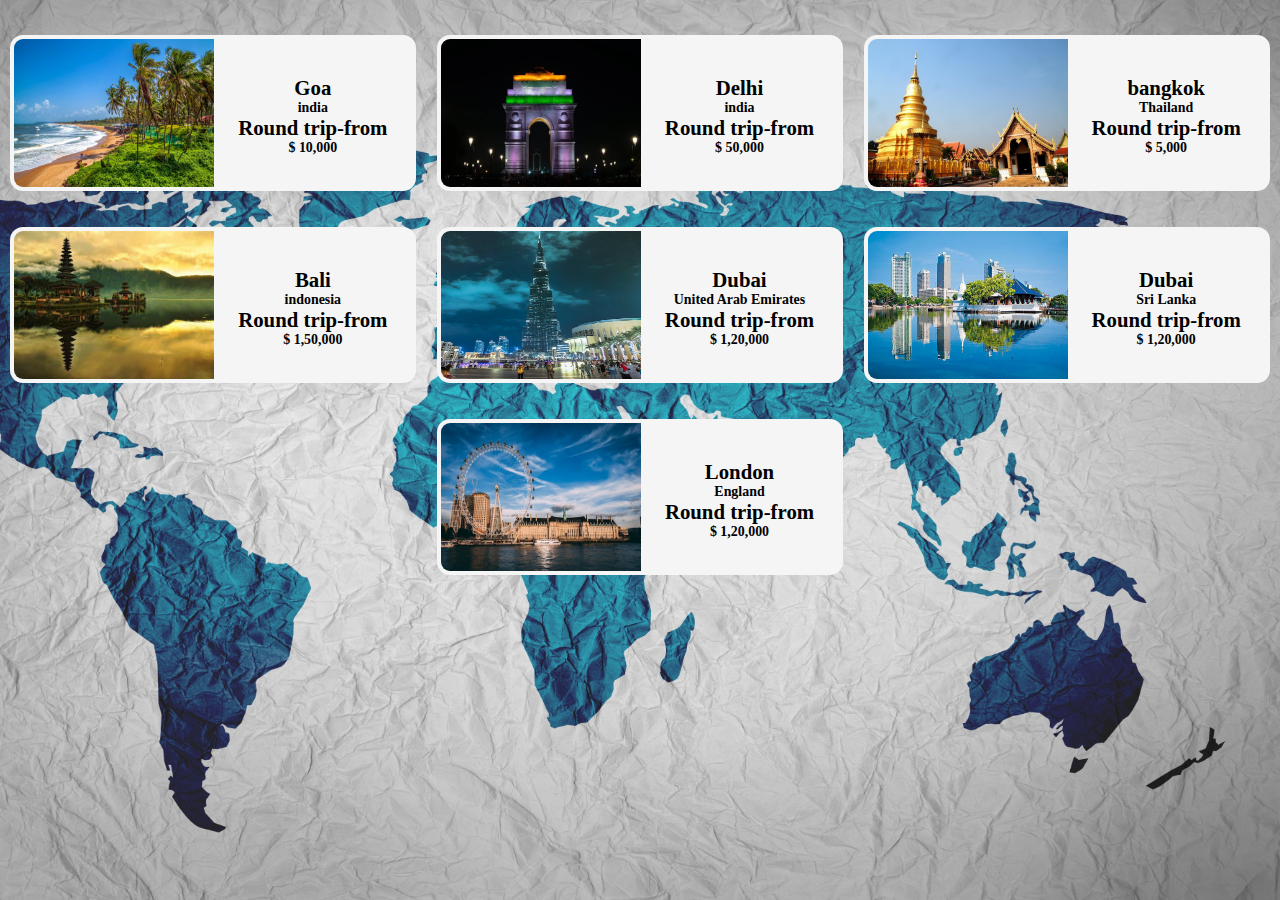
<file: travel_website/pages/backpacking.html>
<!DOCTYPE html>
<html lang="en">
<head>
    <meta charset="UTF-8">
    <meta http-equiv="X-UA-Compatible" content="IE=edge">
    <meta name="viewport" content="width=device-width, initial-scale=1.0">
    <link rel="stylesheet" href="../style.css">
    <title>backpacking</title>
    <style>
        body{
            
            background-image: url(../img/map.jpg);
            background-size: cover;
            background-attachment: fixed;
            background-position: 100%;
        }
    </style>
</head>
<body>
    
    <div class="trip_ideaCards_container">
        <div class="trip_ideaCards">
            <div class="card_container" onclick="sendDataToBackEnd(1,'Goa','India',10000)">
                <div class="card_image">
                    <img src="../img/goa.jpg" alt="card" height="150px" width="200px">
                </div>
                <div class="card_content">
                    <h4>Goa</h4>
                    <h6>india</h6>
                    <h4>Round trip-from</h4>
                    <h6><strong>$ 10,000</strong></h6>
                </div>
            </div>
            <div class="card_container" onclick="sendDataToBackEnd(2,'Delhi','india',50000)">
                <div class="card_image">
                    <img src="../img/delhi.webp" alt="card" height="150px" width="200px">
                </div>
                <div class="card_content">
                    <h4>Delhi</h4>
                    <h6>india</h6>
                    <h4>Round trip-from</h4>
                    <h6><strong>$ 50,000</strong></h6>
                </div>
            </div>
            <div class="card_container" onclick="sendDataToBackEnd(3,'bangkok','Thailand',5000)">
                <div class="card_image">
                    <img src="../img/Bangkok.jpeg" alt="card" height="150px" width="200px">
                </div>
                <div class="card_content">
                    <h4>bangkok</h4>
                    <h6>Thailand</h6>
                    <h4>Round trip-from</h4>
                    <h6><strong>$ 5,000</strong></h6>
                </div>
            </div>
            <div class="card_container" onclick="sendDataToBackEnd(4,'Bali','Indonesia',150000)">
                <div class="card_image">
                    <img src="../img/bali.jpg" alt="card" height="150px" width="200px">
                </div>
                <div class="card_content">
                    <h4>Bali</h4>
                    <h6>indonesia</h6>
                    <h4>Round trip-from</h4>
                    <h6><strong>$ 1,50,000</strong></h6>
                </div>
            </div>
            <div class="card_container" onclick="sendDataToBackEnd(5,'Dubai','United Arab Emirates',120000)">
                <div class="card_image">
                    <img src="../img/dubai.jpeg" alt="card" height="150px" width="200px">
                </div>
                <div class="card_content">
                    <h4>Dubai</h4>
                    <h6>United Arab Emirates</h6>
                    <h4>Round trip-from</h4>
                    <h6><strong>$ 1,20,000</strong></h6>
                </div>
            </div>
            <div class="card_container" onclick="sendDataToBackEnd(6,'Colombo','Sri Lanka',120000)">
                <div class="card_image">
                    <img src="../img/colombo-1.jpg" alt="card" height="150px" width="200px">
                </div>
                <div class="card_content">
                    <h4>Dubai</h4>
                    <h6>Sri Lanka</h6>
                    <h4>Round trip-from</h4>
                    <h6><strong>$ 1,20,000</strong></h6>
                </div>
            </div>
            <div class="card_container" onclick="sendDataToBackEnd(7 ,'London','England',120000)">
                <div class="card_image">
                    <img src="../img/london.jpeg" alt="card" height="150px" width="200px">
                </div>
                <div class="card_content">
                    <h4>London</h4>
                    <h6>England</h6>
                    <h4>Round trip-from</h4>
                    <h6><strong>$ 1,20,000</strong></h6>
                </div>
            </div>
        </div>
    </div>
    <script src="../script.js"></script>

</body>
</html>
</file>
<file: travel_website/style.css>
* {
    padding: 0px;
    margin: 0px;
    box-sizing: border-box;
}
html{
    scroll-behavior: smooth;
}

/* HEADER */
header {
    position: sticky;
    top: 0;
    background-color: rgb(0, 0, 0);
    height: 80px;
    z-index: 2;
    overflow: hidden;
}

nav {
    height: 100%;
    display: flex;
    justify-content: space-between;
}
a{
    cursor: pointer;
}
.main_heading {
    color: orangered;
    font-size: 1.3rem;
    display: grid;
    place-content: center;
}

.toggle_btn {
    position: absolute;
    top: 10px;
    right: 5px;
    width: 50px;
    height: 60px;
    display: none;
    justify-content: space-evenly;
    flex-direction: column;
}

.toggle_bar {
    background-color: whitesmoke;
    width: 100%;
    height: 5px;
}

.nav_links {
    padding-right: 10px;
    display: flex;
    align-items: center;
}

.nav_links li {
    padding-top: 26.5px;
    padding-bottom: 26.5px;
    padding-left: 5px;
    padding-right: 5px;
    margin-left: 10px;
    list-style-type: none;

}

.nav_links li a {
    display: block;
    font-size: 1.2rem;
    text-decoration: none;
    color: whitesmoke;
}



.nav_links li a:hover {
    color: whitesmoke;
    scale: 1.1;
    transition-property: scale;
    transition-duration: 2s;
    transition-delay: 1s;
}

.dropdown_links {
    display: none;
    background-color: whitesmoke;
}

.dropdown_links li {
    list-style-type: none;
}

.dropdown_links li a {
    color: black;
    text-decoration: none;
}

.dropdown_links li:active {
    background-color: orange;
}

@media all and (max-width:600px) {
    .nav_links {
        display: none;
    }

    .toggle_btn {
        display: flex;
    }

    .dropdown_links.active {
        display: block;
        text-align: center;
        line-height: 3.0;
        transition-property: line-height;
        transition-duration: 4s;
        transition-delay: 1s;
        z-index: 1                                                                                                                                                                                                                                                                                                                                                                                                                                                                                                                                                                                                                                                                                                                                                                                                                                                                                                                                                                                                                                             ;
    }

}

.parentContainer {
    display: flex;
    flex-wrap: wrap;
    align-items: center;
    justify-content: space-evenly;
    background-color: whitesmoke;
    padding: 20px 0 10px 0;
min-height: 500px;
}

.div_container {
    width: 30%;
}

.summerSessionCard_container {
    background-color: gainsboro;
    width: 70%;
}

.summerSessionCard_containerHeading {
    width: 100%;
    text-align: center;
    padding: 10px 0 10px 0;
}

.summerSessionCard_containerContent {
    display: flex;
    flex-wrap: wrap;
    justify-content: space-around;
    row-gap: 10px;
    padding: 10px 0 10px 0;
}

/* BEST TOURIST PLACE TO VISIT IN SUMMER  */

.placeCardContainer {
    height: 400px;
    width: 18.75rem;
    box-shadow: 0px 0px 5px 5px rgb(120, 118, 118);
    border-radius: 5px;
    overflow: hidden;
}

.placeCardContainer img {
    height: 70%;
    width: 100%;
}

.placeNameAndPrice {
    height: 30%;
    width: 100%;
    display: flex;
    justify-content: space-evenly;
    align-items: center;

}

/* MAIN-CONTENT STYLES  */


/* TRAVEL PLACES CARDS  */
.trip_ideaCards_container {
    width: 100%;
    min-height: 600px;
    display: flex;
    justify-content: space-evenly;
    text-align: center;
    border: none;
  
    row-gap: 1.5rem;
    align-items: center;
   
}
.trip_idea_heading{
    padding: 10px 0 10px 0;
    text-align: center;
    font-size: 1.5rem;
    font-family: 'Gill Sans', 'Gill Sans MT', Calibri, 'Trebuchet MS', sans-serif;
    font-weight: 800;
}
.trip_ideaCards {
    display: flex;
    flex-wrap: wrap;
    justify-content: space-around;
    
    row-gap: 2rem;
}
a{
    color: black;
}

/* // CARD DATA  */
.card_container {
    width: 400px;
    height: 150px;
    display: flex;
    align-items: center;
    border: 1px solid whitesmoke;
    border-radius: 10px;
    box-shadow: 0px 0px 0px 3px whitesmoke;
    overflow: hidden;
    background-color: whitesmoke;
    margin-top: 10px;
    display: flex;
    flex-wrap: wrap;
    justify-content: space-around;
    row-gap: 20px;
}

.card_image {
    width: 50%;
}

.card_content {
    width: 50%;
    text-align: center;
    font-size: 1.3rem;
}

footer{
    
    padding: 10px 0 10px 0;
    text-align: center;
    color: whitesmoke;
    background-color: black;
}
</file>
